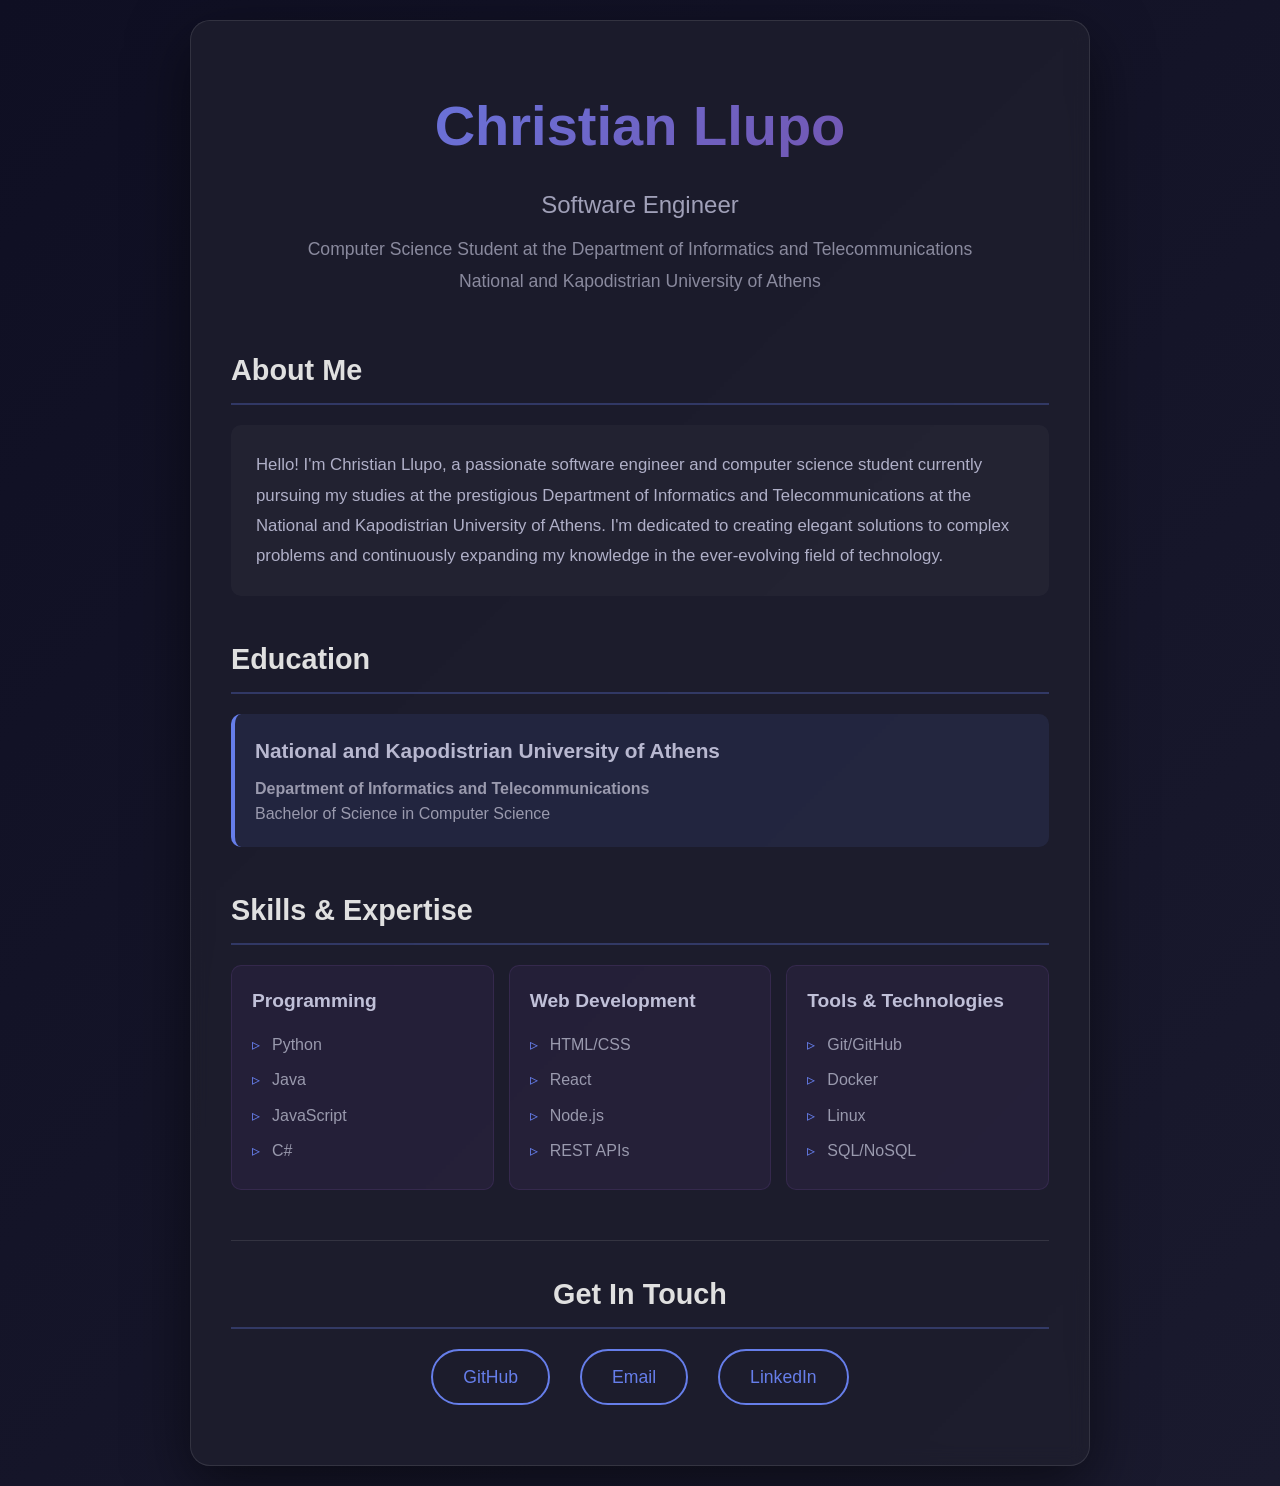
<file: index.html>
<!DOCTYPE html>
<html lang="en">
<head>
    <meta charset="UTF-8">
    <meta name="viewport" content="width=device-width, initial-scale=1.0">
    <meta name="description" content="Christian Llupo - Software Engineer and Computer Science Student">
    <title>Christian Llupo | Software Engineer</title>
    <style>
        * {
            margin: 0;
            padding: 0;
            box-sizing: border-box;
        }

        body {
            font-family: -apple-system, BlinkMacSystemFont, 'Segoe UI', Roboto, 'Helvetica Neue', Arial, sans-serif;
            background: linear-gradient(135deg, #0f0f23 0%, #1a1a2e 100%);
            color: #e0e0e0;
            line-height: 1.6;
            min-height: 100vh;
            display: flex;
            align-items: center;
            justify-content: center;
            padding: 20px;
        }

        .container {
            max-width: 900px;
            width: 100%;
            background: rgba(30, 30, 46, 0.8);
            border-radius: 20px;
            padding: 60px 40px;
            box-shadow: 0 20px 60px rgba(0, 0, 0, 0.5);
            backdrop-filter: blur(10px);
            border: 1px solid rgba(255, 255, 255, 0.1);
        }

        .header {
            text-align: center;
            margin-bottom: 50px;
        }

        .name {
            font-size: 3.5rem;
            font-weight: 700;
            background: linear-gradient(135deg, #667eea 0%, #764ba2 100%);
            -webkit-background-clip: text;
            -webkit-text-fill-color: transparent;
            background-clip: text;
            margin-bottom: 15px;
            animation: fadeInUp 0.8s ease-out;
        }

        .title {
            font-size: 1.5rem;
            color: #a0a0b8;
            font-weight: 300;
            margin-bottom: 10px;
            animation: fadeInUp 0.8s ease-out 0.2s both;
        }

        .subtitle {
            font-size: 1.1rem;
            color: #8a8a9e;
            line-height: 1.8;
            animation: fadeInUp 0.8s ease-out 0.4s both;
        }

        .section {
            margin: 40px 0;
            animation: fadeInUp 0.8s ease-out 0.6s both;
        }

        .section-title {
            font-size: 1.8rem;
            color: #e0e0e0;
            margin-bottom: 20px;
            padding-bottom: 10px;
            border-bottom: 2px solid rgba(102, 126, 234, 0.3);
        }

        .education {
            background: rgba(102, 126, 234, 0.1);
            border-left: 4px solid #667eea;
            padding: 20px;
            border-radius: 10px;
            margin-bottom: 20px;
        }

        .education h3 {
            color: #b8b8d0;
            font-size: 1.3rem;
            margin-bottom: 8px;
        }

        .education p {
            color: #9a9aae;
            font-size: 1rem;
        }

        .skills {
            display: grid;
            grid-template-columns: repeat(auto-fit, minmax(250px, 1fr));
            gap: 15px;
            margin-top: 20px;
        }

        .skill-category {
            background: rgba(118, 75, 162, 0.1);
            padding: 20px;
            border-radius: 10px;
            border: 1px solid rgba(118, 75, 162, 0.2);
            transition: transform 0.3s ease, box-shadow 0.3s ease;
        }

        .skill-category:hover {
            transform: translateY(-5px);
            box-shadow: 0 10px 30px rgba(102, 126, 234, 0.2);
        }

        .skill-category h3 {
            color: #c0c0d8;
            font-size: 1.2rem;
            margin-bottom: 10px;
        }

        .skill-category ul {
            list-style: none;
            padding-left: 0;
        }

        .skill-category li {
            color: #9a9aae;
            padding: 5px 0;
            padding-left: 20px;
            position: relative;
        }

        .skill-category li:before {
            content: "▹";
            position: absolute;
            left: 0;
            color: #667eea;
        }

        .contact {
            text-align: center;
            margin-top: 50px;
            padding-top: 30px;
            border-top: 1px solid rgba(255, 255, 255, 0.1);
        }

        .contact-links {
            display: flex;
            justify-content: center;
            gap: 30px;
            flex-wrap: wrap;
            margin-top: 20px;
        }

        .contact-link {
            color: #667eea;
            text-decoration: none;
            font-size: 1.1rem;
            padding: 12px 30px;
            border: 2px solid #667eea;
            border-radius: 50px;
            transition: all 0.3s ease;
            display: inline-block;
        }

        .contact-link:hover {
            background: #667eea;
            color: #0f0f23;
            transform: translateY(-3px);
            box-shadow: 0 10px 30px rgba(102, 126, 234, 0.3);
        }

        .about {
            background: rgba(255, 255, 255, 0.03);
            padding: 25px;
            border-radius: 10px;
            color: #b0b0c8;
            line-height: 1.8;
            font-size: 1.05rem;
        }

        @keyframes fadeInUp {
            from {
                opacity: 0;
                transform: translateY(30px);
            }
            to {
                opacity: 1;
                transform: translateY(0);
            }
        }

        @media (max-width: 768px) {
            .name {
                font-size: 2.5rem;
            }

            .title {
                font-size: 1.2rem;
            }

            .container {
                padding: 40px 25px;
            }

            .skills {
                grid-template-columns: 1fr;
            }

            .contact-links {
                flex-direction: column;
                gap: 15px;
            }
        }
    </style>
</head>
<body>
    <div class="container">
        <div class="header">
            <h1 class="name">Christian Llupo</h1>
            <p class="title">Software Engineer</p>
            <p class="subtitle">Computer Science Student at the Department of Informatics and Telecommunications<br>National and Kapodistrian University of Athens</p>
        </div>

        <div class="section">
            <h2 class="section-title">About Me</h2>
            <div class="about">
                <p>
                    Hello! I'm Christian Llupo, a passionate software engineer and computer science student 
                    currently pursuing my studies at the prestigious Department of Informatics and Telecommunications 
                    at the National and Kapodistrian University of Athens. I'm dedicated to creating elegant solutions 
                    to complex problems and continuously expanding my knowledge in the ever-evolving field of technology.
                </p>
            </div>
        </div>

        <div class="section">
            <h2 class="section-title">Education</h2>
            <div class="education">
                <h3>National and Kapodistrian University of Athens</h3>
                <p><strong>Department of Informatics and Telecommunications</strong></p>
                <p>Bachelor of Science in Computer Science</p>
            </div>
        </div>

        <div class="section">
            <h2 class="section-title">Skills & Expertise</h2>
            <div class="skills">
                <div class="skill-category">
                    <h3>Programming</h3>
                    <ul>
                        <li>Python</li>
                        <li>Java</li>
                        <li>JavaScript</li>
                        <li>C#</li>
                    </ul>
                </div>
                <div class="skill-category">
                    <h3>Web Development</h3>
                    <ul>
                        <li>HTML/CSS</li>
                        <li>React</li>
                        <li>Node.js</li>
                        <li>REST APIs</li>
                    </ul>
                </div>
                <div class="skill-category">
                    <h3>Tools & Technologies</h3>
                    <ul>
                        <li>Git/GitHub</li>
                        <li>Docker</li>
                        <li>Linux</li>
                        <li>SQL/NoSQL</li>
                    </ul>
                </div>
            </div>
        </div>

        <div class="contact">
            <h2 class="section-title">Get In Touch</h2>
            <div class="contact-links">
                <a href="https://github.com/jebediah47" class="contact-link" target="_blank">GitHub</a>
                <a href="mailto:contact@example.com" class="contact-link">Email</a>
                <a href="https://linkedin.com/in/cllupo" class="contact-link" target="_blank">LinkedIn</a>
            </div>
        </div>
    </div>
</body>
</html>
</file>
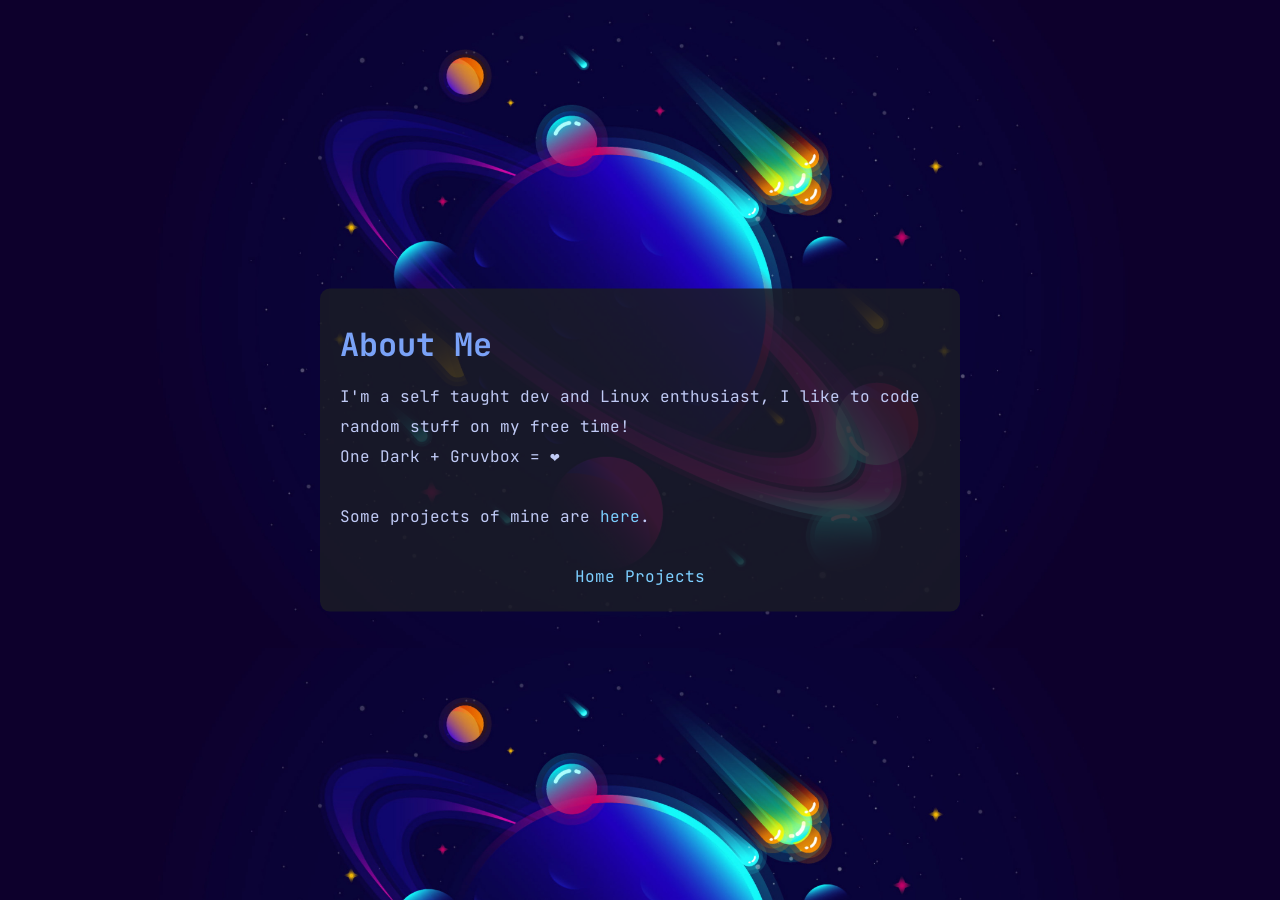
<file: about.html>
<!DOCTYPE html>

<html lang="en", class="bg"></html>
    <head>
        <meta charset="utf-8">
        <meta name="viewport" content="width=device-width, initial-scale=1.0">
        <link rel="stylesheet" href="main.css">
    </head>

    <body class="bg">
        <div class="content">
            <h1 style="color: #7aa2f7;">About Me</h1>
            <ul>
                <li>
                    I'm a self taught dev and Linux enthusiast, I like to code random stuff on my free time!
                </li>
                <li>
                    One Dark + Gruvbox = ❤️
                </li>
                <li>
                    <br>
                    Some projects of mine are <a href="projects.html">here</a>.
                </li>
            </ul>
            <div class="il">
                <br>
                <ul>
                    <li class="inline-list">
                        <a href="index.html">Home</a>
                    </li>
                    <li class="inline-list">
                        <a href="projects.html">Projects</a>
                    </li>
                </ul>
            </div>
        </div>
    </body>
</html>
</file>
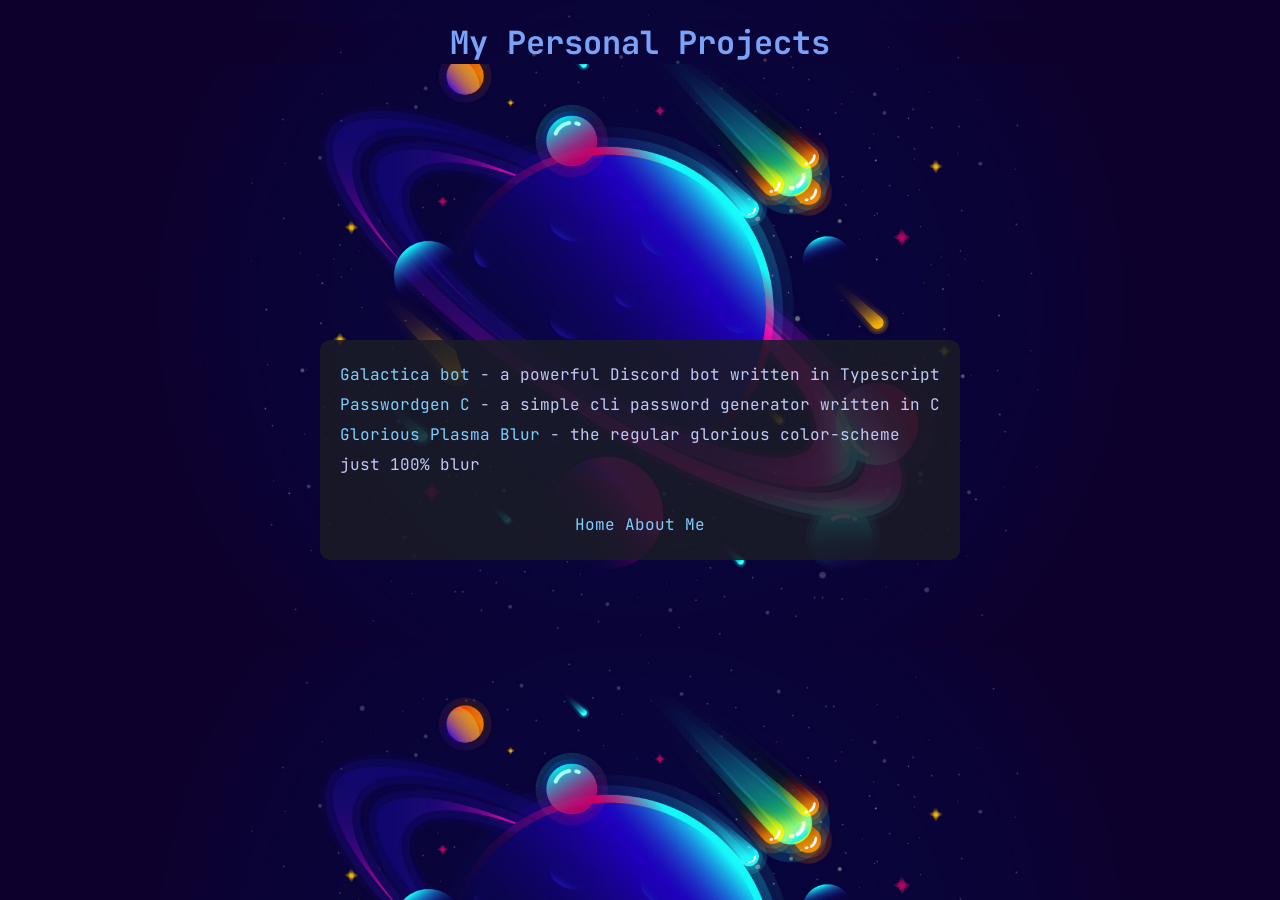
<file: projects.html>
<!DOCTYPE html>

<html lang="en" class="bg">
  <head>
    <meta charset="utf-8" />
    <meta name="viewport" content="width=device-width, initial-scale=1.0" />
    <link rel="stylesheet" href="main.css" />
  </head>

  <body class="bg">
    <h1 style="color: #7aa2f7">My Personal Projects</h1>
    <div class="content">
      <ul>
        <li>
          <a href="https://github.com/jebediah47/galactica-bot"
            >Galactica bot</a
          >
          - a powerful Discord bot written in Typescript
        </li>
        <li>
          <a href="https://github.com/jebediah47/passwordgen-c"
            >Passwordgen C</a
          >
          - a simple cli password generator written in C
        </li>
        <li>
          <a href="https://github.com/jebediah47/glorious-plasma-colors-blur"
            >Glorious Plasma Blur</a
          >
          - the regular glorious color-scheme just 100% blur
        </li>
      </ul>
      <div class="il">
        <br />
        <ul>
          <li class="inline-list">
            <a href="index.html">Home</a>
          </li>
          <li class="inline-list">
            <a href="about.html">About Me</a>
          </li>
        </ul>
      </div>
    </div>
  </body>
</html>
</file>
<file: main.css>
@import url("https://fonts.googleapis.com/css2?family=JetBrains+Mono&display=swap");

:root {
  --card-background: #1a1b26da;
}

.bg {
  background-image: url("images/bg.jpg");
  display: block;
  margin-left: auto;
  margin-right: auto;
  width: 90%;
  max-width: 90%;
  background-size: cover;
  background-position: top;

  text-align: center;
  color: #c0caf5;
  font-family: "JetBrains Mono", monospace;
}

.card {
  background-color: var(--card-background);
  width: fit-content;
  align-items: center;
  text-align: center;
  line-height: 30px;
  padding: 20px;
  border-radius: 10px;

  /* literally just centering this */
  position: absolute;
  top: 50%;
  left: 50%;
  transform: translate(-50%, -50%);
}

.content {
  background-color: var(--card-background);
  width: fit-content;
  height: fit-content;
  text-align: left;
  line-height: 30px;
  padding: 20px;
  border-radius: 10px;

  /* literally just centering this */
  position: absolute;
  top: 50%;
  left: 50%;
  transform: translate(-50%, -50%);
}

.inline-list {
  display: inline;
}

.il {
  text-align: center;
}

a {
  text-decoration: none;
  color: #7dcfff;
  transition: 0.5s;
}

a:hover {
  text-decoration: underline;
  color: #7aa2f7;
}

ul {
  list-style: none;
  padding: 0;
  margin: 0;
}
</file>
